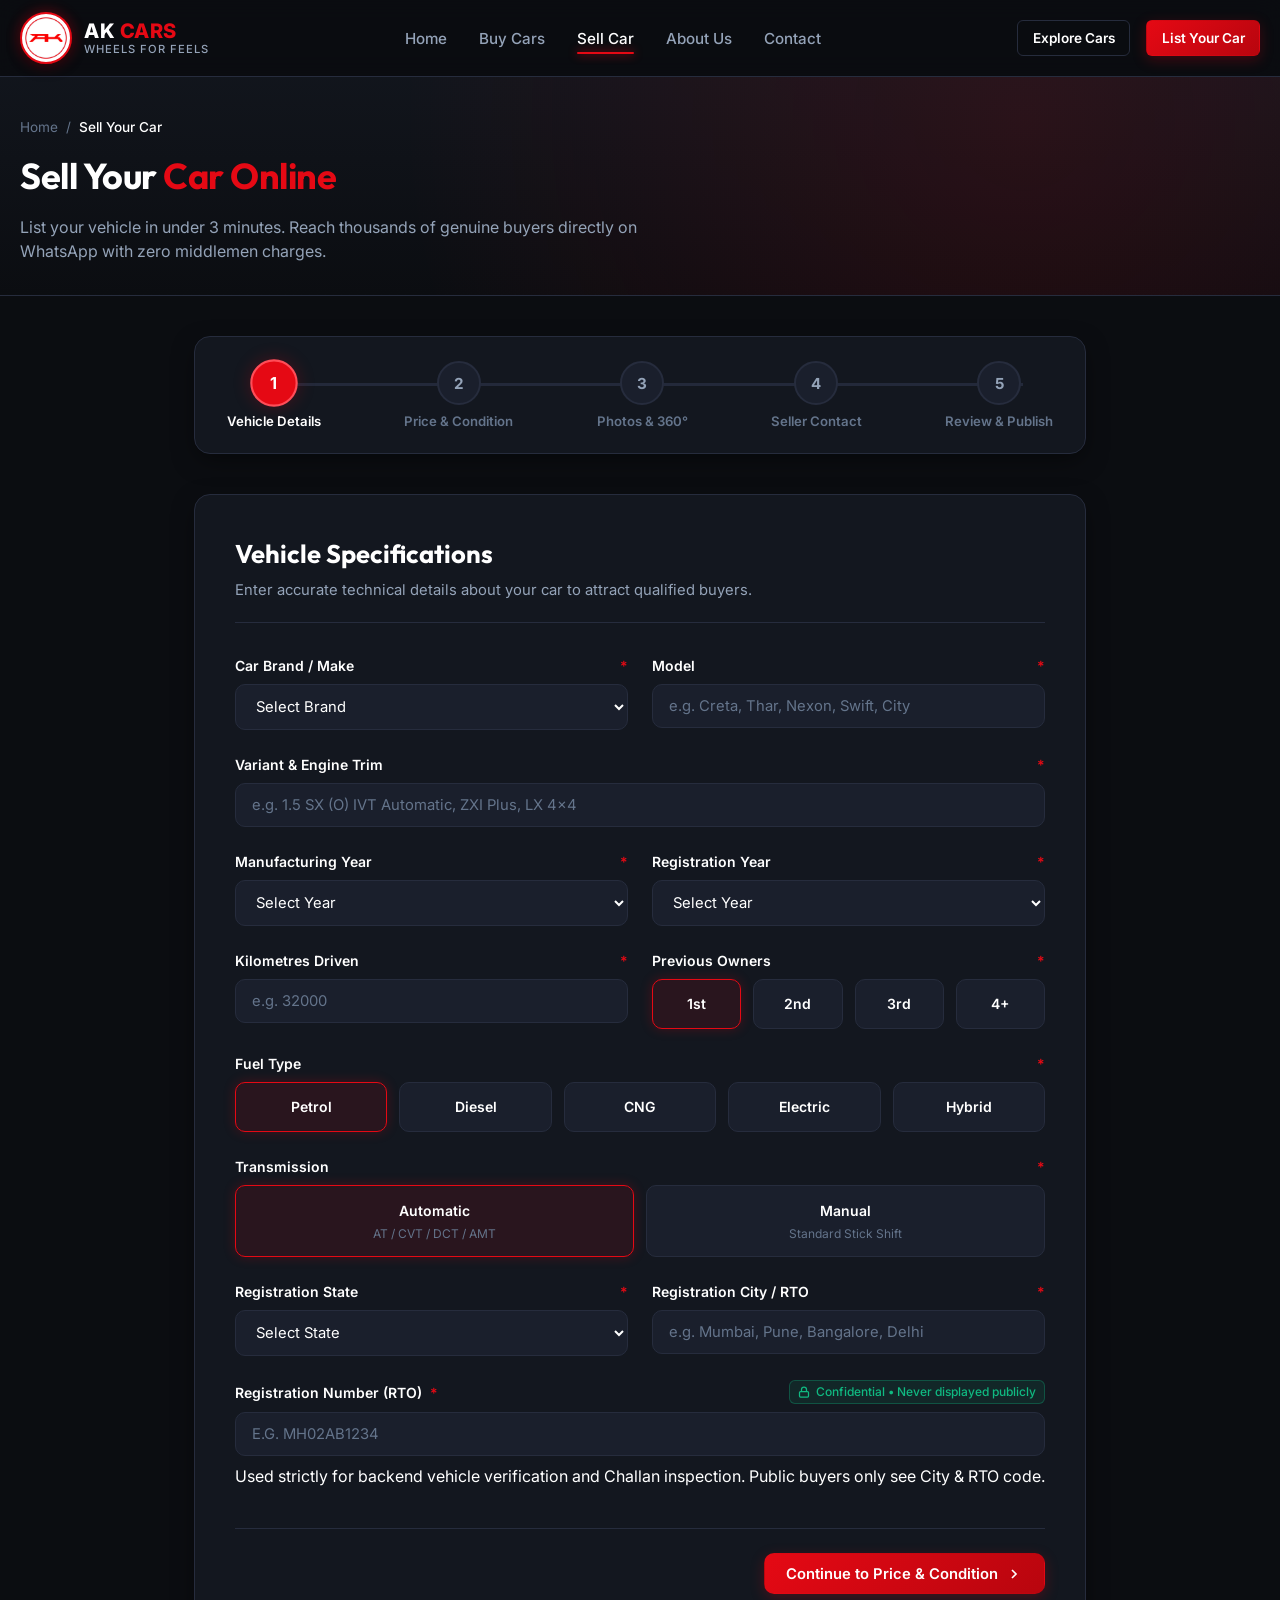
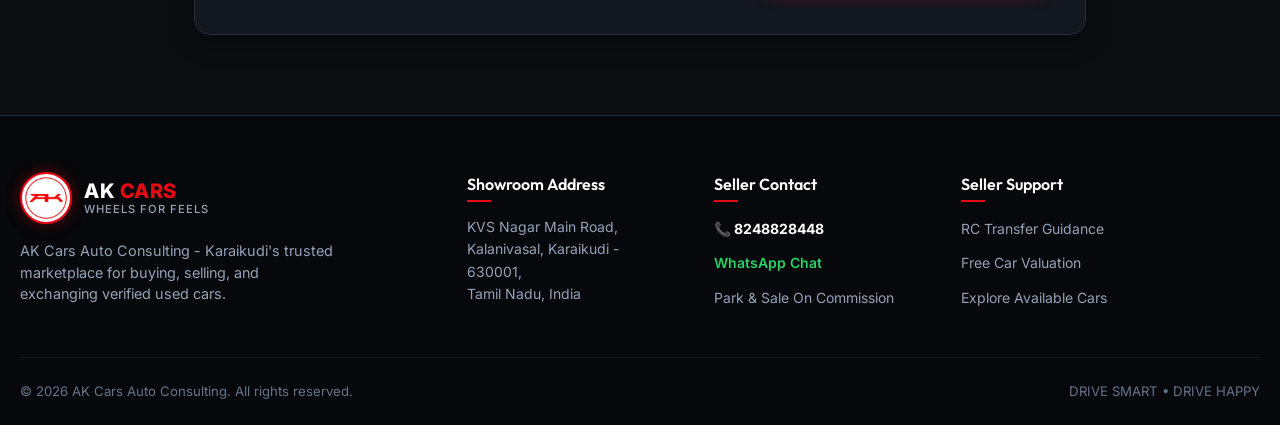
<file: sell-car.html>
<!DOCTYPE html>
<html lang="en">
<head>
  <meta charset="UTF-8">
  <meta name="viewport" content="width=device-width, initial-scale=1.0">
  <title>Sell Your Car | DriveX - Instant Valuation & Direct Buyers</title>
  <meta name="description" content="Sell your used car on DriveX at the highest market price. List with photos, 360 media, and connect directly with verified buyers via WhatsApp.">
  
  <!-- Google Fonts: Inter & Outfit -->
  <link rel="preconnect" href="https://fonts.googleapis.com">
  <link rel="preconnect" href="https://fonts.gstatic.com" crossorigin>
  <link href="https://fonts.googleapis.com/css2?family=Inter:wght@400;500;600;700&family=Outfit:wght@600;700;800&display=swap" rel="stylesheet">

  <!-- Core Theme & Page Specific Stylesheets -->
  <link rel="stylesheet" href="css/styles.css">
  <link rel="stylesheet" href="css/sell-car.css">
</head>
<body>

  <!-- Site Header -->
  <header class="site-header">
    <div class="container navbar">
      <a href="index.html" class="brand-logo" aria-label="AK Cars Home">
        <div class="brand-logo-badge">
          <img src="assets/ak_logo_circle.png" alt="AK CARS" class="brand-logo-img" />
        </div>
        <div class="brand-text-wrap">
          <span class="brand-title">AK <span>CARS</span></span>
          <span class="brand-subtitle">Wheels for Feels</span>
        </div>
      </a>

      <nav aria-label="Main Navigation">
        <ul class="nav-links">
          <li><a href="index.html" class="nav-link">Home</a></li>
          <li><a href="buy-cars.html" class="nav-link">Buy Cars</a></li>
          <li><a href="sell-car.html" class="nav-link active">Sell Car</a></li>
          <li><a href="#about" class="nav-link">About Us</a></li>
          <li><a href="#contact" class="nav-link">Contact</a></li>
        </ul>
      </nav>

      <div class="nav-actions">
        <a href="buy-cars.html" class="btn btn-outline btn-sm">Explore Cars</a>
        <a href="sell-car.html" class="btn btn-primary btn-sm">List Your Car</a>
      </div>
    </div>
  </header>

  <!-- Page Banner -->
  <section class="page-header-banner">
    <div class="container">
      <div class="page-header-content">
        <nav class="breadcrumbs" aria-label="Breadcrumb">
          <a href="index.html">Home</a>
          <span>/</span>
          <span class="current">Sell Your Car</span>
        </nav>
        <h1 class="page-title">Sell Your <span>Car Online</span></h1>
        <p class="page-subtitle">
          List your vehicle in under 3 minutes. Reach thousands of genuine buyers directly on WhatsApp with zero middlemen charges.
        </p>
      </div>
    </div>
  </section>

  <!-- Main Multi-Step Form Container -->
  <main class="sell-car-container">

    <!-- 5-Step Stepper Progress Bar -->
    <div class="stepper-wrapper">
      <div class="stepper-nav">
        <div class="stepper-track">
          <div class="stepper-progress" id="stepperProgress"></div>
        </div>

        <button type="button" class="step-item active" data-step="1">
          <div class="step-circle">1</div>
          <span class="step-label">Vehicle Details</span>
        </button>

        <button type="button" class="step-item" data-step="2">
          <div class="step-circle">2</div>
          <span class="step-label">Price & Condition</span>
        </button>

        <button type="button" class="step-item" data-step="3">
          <div class="step-circle">3</div>
          <span class="step-label">Photos & 360&deg;</span>
        </button>

        <button type="button" class="step-item" data-step="4">
          <div class="step-circle">4</div>
          <span class="step-label">Seller Contact</span>
        </button>

        <button type="button" class="step-item" data-step="5">
          <div class="step-circle">5</div>
          <span class="step-label">Review & Publish</span>
        </button>
      </div>
    </div>

    <!-- ==============================================
         STEP 1: VEHICLE DETAILS
         ============================================== -->
    <div class="form-panel active" id="stepPanel1">
      <div class="panel-header">
        <h2 class="panel-title">Vehicle Specifications</h2>
        <p class="panel-subtitle">Enter accurate technical details about your car to attract qualified buyers.</p>
      </div>

      <div class="form-grid">
        <!-- Brand -->
        <div class="form-group">
          <label class="form-label" for="vehicleBrand">Car Brand / Make <span class="required">*</span></label>
          <select id="vehicleBrand" class="form-select-custom">
            <option value="">Select Brand</option>
            <option value="Hyundai">Hyundai</option>
            <option value="Maruti Suzuki">Maruti Suzuki</option>
            <option value="Tata">Tata</option>
            <option value="Mahindra">Mahindra</option>
            <option value="Honda">Honda</option>
            <option value="Toyota">Toyota</option>
            <option value="Kia">Kia</option>
            <option value="BMW">BMW</option>
            <option value="Mercedes-Benz">Mercedes-Benz</option>
            <option value="Volkswagen">Volkswagen</option>
            <option value="Skoda">Skoda</option>
            <option value="MG">MG</option>
            <option value="Renault">Renault</option>
            <option value="Ford">Ford</option>
          </select>
          <span class="error-message" id="vehicleBrandError">Please select a brand</span>
        </div>

        <!-- Model -->
        <div class="form-group">
          <label class="form-label" for="vehicleModel">Model <span class="required">*</span></label>
          <input type="text" id="vehicleModel" class="form-input" placeholder="e.g. Creta, Thar, Nexon, Swift, City" />
          <span class="error-message" id="vehicleModelError">Model is required</span>
        </div>

        <!-- Variant -->
        <div class="form-group full-width">
          <label class="form-label" for="vehicleVariant">Variant & Engine Trim <span class="required">*</span></label>
          <input type="text" id="vehicleVariant" class="form-input" placeholder="e.g. 1.5 SX (O) IVT Automatic, ZXI Plus, LX 4x4" />
          <span class="error-message" id="vehicleVariantError">Variant is required</span>
        </div>

        <!-- Mfg Year -->
        <div class="form-group">
          <label class="form-label" for="mfgYear">Manufacturing Year <span class="required">*</span></label>
          <select id="mfgYear" class="form-select-custom">
            <option value="">Select Year</option>
            <option value="2024">2024</option>
            <option value="2023">2023</option>
            <option value="2022">2022</option>
            <option value="2021">2021</option>
            <option value="2020">2020</option>
            <option value="2019">2019</option>
            <option value="2018">2018</option>
            <option value="2017">2017</option>
            <option value="2016">2016</option>
            <option value="2015">2015</option>
            <option value="2014">2014</option>
            <option value="2013">2013</option>
            <option value="2012">2012</option>
            <option value="2010">2010 or earlier</option>
          </select>
          <span class="error-message" id="mfgYearError">Select manufacturing year</span>
        </div>

        <!-- Registration Year -->
        <div class="form-group">
          <label class="form-label" for="regYear">Registration Year <span class="required">*</span></label>
          <select id="regYear" class="form-select-custom">
            <option value="">Select Year</option>
            <option value="2024">2024</option>
            <option value="2023">2023</option>
            <option value="2022">2022</option>
            <option value="2021">2021</option>
            <option value="2020">2020</option>
            <option value="2019">2019</option>
            <option value="2018">2018</option>
            <option value="2017">2017</option>
            <option value="2016">2016</option>
            <option value="2015">2015</option>
            <option value="2014">2014</option>
            <option value="2013">2013</option>
            <option value="2012">2012</option>
          </select>
          <span class="error-message" id="regYearError">Select registration year</span>
        </div>

        <!-- Kilometres Driven -->
        <div class="form-group">
          <label class="form-label" for="kmDriven">Kilometres Driven <span class="required">*</span></label>
          <input type="number" id="kmDriven" class="form-input" placeholder="e.g. 32000" min="0" step="500" />
          <span class="error-message" id="kmDrivenError">Enter valid kilometres</span>
        </div>

        <!-- Number of Previous Owners -->
        <div class="form-group">
          <label class="form-label">Previous Owners <span class="required">*</span></label>
          <div class="radio-cards-grid" style="grid-template-columns: repeat(4, 1fr);">
            <div class="radio-card">
              <input type="radio" name="sellOwners" id="owner_1" value="1" checked>
              <label for="owner_1" class="radio-card-content">
                <span class="radio-card-title">1st</span>
              </label>
            </div>
            <div class="radio-card">
              <input type="radio" name="sellOwners" id="owner_2" value="2">
              <label for="owner_2" class="radio-card-content">
                <span class="radio-card-title">2nd</span>
              </label>
            </div>
            <div class="radio-card">
              <input type="radio" name="sellOwners" id="owner_3" value="3">
              <label for="owner_3" class="radio-card-content">
                <span class="radio-card-title">3rd</span>
              </label>
            </div>
            <div class="radio-card">
              <input type="radio" name="sellOwners" id="owner_4" value="4+">
              <label for="owner_4" class="radio-card-content">
                <span class="radio-card-title">4+</span>
              </label>
            </div>
          </div>
        </div>

        <!-- Fuel Type -->
        <div class="form-group full-width">
          <label class="form-label">Fuel Type <span class="required">*</span></label>
          <div class="radio-cards-grid" style="grid-template-columns: repeat(5, 1fr);">
            <div class="radio-card">
              <input type="radio" name="sellFuelType" id="sell_fuel_petrol" value="Petrol" checked>
              <label for="sell_fuel_petrol" class="radio-card-content">
                <span class="radio-card-title">Petrol</span>
              </label>
            </div>
            <div class="radio-card">
              <input type="radio" name="sellFuelType" id="sell_fuel_diesel" value="Diesel">
              <label for="sell_fuel_diesel" class="radio-card-content">
                <span class="radio-card-title">Diesel</span>
              </label>
            </div>
            <div class="radio-card">
              <input type="radio" name="sellFuelType" id="sell_fuel_cng" value="CNG">
              <label for="sell_fuel_cng" class="radio-card-content">
                <span class="radio-card-title">CNG</span>
              </label>
            </div>
            <div class="radio-card">
              <input type="radio" name="sellFuelType" id="sell_fuel_electric" value="Electric">
              <label for="sell_fuel_electric" class="radio-card-content">
                <span class="radio-card-title">Electric</span>
              </label>
            </div>
            <div class="radio-card">
              <input type="radio" name="sellFuelType" id="sell_fuel_hybrid" value="Hybrid">
              <label for="sell_fuel_hybrid" class="radio-card-content">
                <span class="radio-card-title">Hybrid</span>
              </label>
            </div>
          </div>
          <span class="error-message" id="fuelTypeError">Please select a fuel type</span>
        </div>

        <!-- Transmission -->
        <div class="form-group full-width">
          <label class="form-label">Transmission <span class="required">*</span></label>
          <div class="radio-cards-grid" style="grid-template-columns: repeat(2, 1fr);">
            <div class="radio-card">
              <input type="radio" name="sellTransmission" id="sell_trans_auto" value="Automatic" checked>
              <label for="sell_trans_auto" class="radio-card-content">
                <span class="radio-card-title">Automatic</span>
                <span class="radio-card-sub">AT / CVT / DCT / AMT</span>
              </label>
            </div>
            <div class="radio-card">
              <input type="radio" name="sellTransmission" id="sell_trans_manual" value="Manual">
              <label for="sell_trans_manual" class="radio-card-content">
                <span class="radio-card-title">Manual</span>
                <span class="radio-card-sub">Standard Stick Shift</span>
              </label>
            </div>
          </div>
          <span class="error-message" id="transTypeError">Please select a transmission</span>
        </div>

        <!-- Registration State -->
        <div class="form-group">
          <label class="form-label" for="regState">Registration State <span class="required">*</span></label>
          <select id="regState" class="form-select-custom">
            <option value="">Select State</option>
            <option value="Maharashtra">Maharashtra (MH)</option>
            <option value="Delhi NCR">Delhi (DL)</option>
            <option value="Karnataka">Karnataka (KA)</option>
            <option value="Telangana">Telangana (TS)</option>
            <option value="Tamil Nadu">Tamil Nadu (TN)</option>
            <option value="Gujarat">Gujarat (GJ)</option>
            <option value="Haryana">Haryana (HR)</option>
            <option value="Uttar Pradesh">Uttar Pradesh (UP)</option>
            <option value="West Bengal">West Bengal (WB)</option>
            <option value="Rajasthan">Rajasthan (RJ)</option>
          </select>
          <span class="error-message" id="regStateError">State is required</span>
        </div>

        <!-- Registration City -->
        <div class="form-group">
          <label class="form-label" for="regCity">Registration City / RTO <span class="required">*</span></label>
          <input type="text" id="regCity" class="form-input" placeholder="e.g. Mumbai, Pune, Bangalore, Delhi" />
          <span class="error-message" id="regCityError">City is required</span>
        </div>

        <!-- Registration Number (Secure) -->
        <div class="form-group full-width">
          <label class="form-label" for="regNumber">
            <span>Registration Number (RTO) <span class="required">*</span></span>
            <span class="secure-badge">
              <svg width="12" height="12" viewBox="0 0 24 24" fill="none" stroke="currentColor" stroke-width="2.5">
                <rect x="3" y="11" width="18" height="11" rx="2" ry="2"></rect>
                <path d="M7 11V7a5 5 0 0 1 10 0v4"></path>
              </svg>
              Confidential &bull; Never displayed publicly
            </span>
          </label>
          <input type="text" id="regNumber" class="form-input" placeholder="e.g. MH02AB1234" maxlength="12" style="text-transform: uppercase;" />
          <span class="label-hint">Used strictly for backend vehicle verification and Challan inspection. Public buyers only see City & RTO code.</span>
          <span class="error-message" id="regNumberError">Enter valid RTO registration number</span>
        </div>
      </div>

      <div class="form-actions-bar">
        <div></div>
        <button type="button" class="btn btn-primary btn-next-step">
          <span>Continue to Price & Condition</span>
          <svg width="16" height="16" viewBox="0 0 24 24" fill="none" stroke="currentColor" stroke-width="2.5">
            <polyline points="9 18 15 12 9 6"></polyline>
          </svg>
        </button>
      </div>
    </div>

    <!-- ==============================================
         STEP 2: PRICE AND CONDITION
         ============================================== -->
    <div class="form-panel" id="stepPanel2">
      <div class="panel-header">
        <h2 class="panel-title">Pricing & Vehicle Health</h2>
        <p class="panel-subtitle">Set your asking price and disclose honest condition metrics to build trust.</p>
      </div>

      <div class="form-grid">
        <!-- Expected Price -->
        <div class="form-group">
          <label class="form-label" for="sellingPrice">
            <span>Expected Selling Price (INR) <span class="required">*</span></span>
            <span id="priceLakhHint" style="color: var(--primary-red); font-weight: 600;"></span>
          </label>
          <input type="number" id="sellingPrice" class="form-input" placeholder="e.g. 1450000" min="20000" step="5000" />
          <span class="error-message" id="sellingPriceError">Please enter a realistic price</span>
        </div>

        <!-- Negotiable -->
        <div class="form-group">
          <label class="form-label">Is the Price Negotiable?</label>
          <div class="radio-cards-grid" style="grid-template-columns: 1fr 1fr;">
            <div class="radio-card">
              <input type="radio" name="isNegotiable" id="nego_yes" value="yes" checked>
              <label for="nego_yes" class="radio-card-content">
                <span class="radio-card-title">Yes (Open to Offers)</span>
              </label>
            </div>
            <div class="radio-card">
              <input type="radio" name="isNegotiable" id="nego_no" value="no">
              <label for="nego_no" class="radio-card-content">
                <span class="radio-card-title">No (Fixed Price)</span>
              </label>
            </div>
          </div>
        </div>

        <!-- Overall Condition -->
        <div class="form-group full-width">
          <label class="form-label">Overall Vehicle Condition <span class="required">*</span></label>
          <div class="radio-cards-grid" style="grid-template-columns: repeat(4, 1fr);">
            <div class="radio-card">
              <input type="radio" name="overallCondition" id="cond_excellent" value="excellent" checked>
              <label for="cond_excellent" class="radio-card-content">
                <span class="radio-card-title">Excellent</span>
                <span class="radio-card-sub">Like New &bull; Zero flaws</span>
              </label>
            </div>
            <div class="radio-card">
              <input type="radio" name="overallCondition" id="cond_very_good" value="very_good">
              <label for="cond_very_good" class="radio-card-content">
                <span class="radio-card-title">Very Good</span>
                <span class="radio-card-sub">Minor normal wear</span>
              </label>
            </div>
            <div class="radio-card">
              <input type="radio" name="overallCondition" id="cond_good" value="good">
              <label for="cond_good" class="radio-card-content">
                <span class="radio-card-title">Good</span>
                <span class="radio-card-sub">Well maintained</span>
              </label>
            </div>
            <div class="radio-card">
              <input type="radio" name="overallCondition" id="cond_fair" value="fair">
              <label for="cond_fair" class="radio-card-content">
                <span class="radio-card-title">Fair</span>
                <span class="radio-card-sub">Needs cosmetic care</span>
              </label>
            </div>
          </div>
        </div>

        <!-- Engine & Mechanical Condition -->
        <div class="form-group">
          <label class="form-label" for="engineCondition">Engine & Transmission Condition</label>
          <select id="engineCondition" class="form-select-custom">
            <option value="Mint - Smooth & Powerful">Mint - Smooth & Powerful</option>
            <option value="Good - Regularly Tuned">Good - Regularly Tuned</option>
            <option value="Average - Minor Servicing Needed">Average - Minor Servicing Needed</option>
          </select>
        </div>

        <!-- Accident History -->
        <div class="form-group">
          <label class="form-label" for="accidentHistory">Accident or Structural Damage History</label>
          <select id="accidentHistory" class="form-select-custom">
            <option value="clean">Zero Major Accidents (Clean Chassis)</option>
            <option value="minor_cosmetic">Minor Scratch / Bumper Repaint Only</option>
            <option value="insurance_claim">Repaired via Authorized Insurance Claim</option>
          </select>
        </div>

        <!-- Insurance Status -->
        <div class="form-group">
          <label class="form-label" for="insuranceStatus">Insurance Status</label>
          <select id="insuranceStatus" class="form-select-custom">
            <option value="comprehensive">Comprehensive / Zero Dep</option>
            <option value="third_party">Third Party Only</option>
            <option value="expired">Expired</option>
          </select>
        </div>

        <!-- Insurance Expiry Date -->
        <div class="form-group">
          <label class="form-label" for="insuranceExpiry">Insurance Expiry Date</label>
          <input type="date" id="insuranceExpiry" class="form-input" />
          <span class="error-message" id="insuranceExpiryError">Required for active policies</span>
        </div>

        <!-- Service History -->
        <div class="form-group">
          <label class="form-label" for="serviceHistory">Service History Availability</label>
          <select id="serviceHistory" class="form-select-custom">
            <option value="Authorized Dealership Records Available">Full Authorized Dealership Records</option>
            <option value="Partial Invoices Available">Partial Invoices Available</option>
            <option value="Self Serviced / Local Garage">Local Garage Service</option>
            <option value="Not Available">Not Available</option>
          </select>
        </div>

        <!-- Loan Status -->
        <div class="form-group">
          <label class="form-label" for="loanStatus">Active Loan / Hypothecation</label>
          <select id="loanStatus" class="form-select-custom">
            <option value="none">No Active Loan (NOC Clear)</option>
            <option value="loan_active">Active Loan (Bank Hypothecated)</option>
          </select>
        </div>

        <!-- Description -->
        <div class="form-group full-width">
          <label class="form-label" for="carDescription">Additional Description / Modifications</label>
          <textarea id="carDescription" class="form-textarea" rows="4" placeholder="Mention added accessories (e.g. 7D mats, ceramic coating, new Michelin tyres, upgraded touchscreen) and why you are selling."></textarea>
        </div>
      </div>

      <div class="form-actions-bar">
        <button type="button" class="btn btn-prev btn-prev-step">&larr; Back to Details</button>
        <button type="button" class="btn btn-primary btn-next-step">
          <span>Continue to Photos & 360&deg;</span>
          <svg width="16" height="16" viewBox="0 0 24 24" fill="none" stroke="currentColor" stroke-width="2.5">
            <polyline points="9 18 15 12 9 6"></polyline>
          </svg>
        </button>
      </div>
    </div>

    <!-- ==============================================
         STEP 3: CAR PHOTOS & 360-DEGREE MEDIA
         ============================================== -->
    <div class="form-panel" id="stepPanel3">
      <div class="panel-header">
        <h2 class="panel-title">Car Photos & 360&deg; Media</h2>
        <p class="panel-subtitle">Listings with high-resolution photos receive 5x more buyer inquiries.</p>
      </div>

      <!-- Regular Car Photos Dropzone -->
      <div class="upload-dropzone" id="photoDropzone">
        <input type="file" id="carPhotoInput" multiple accept="image/jpeg,image/png,image/webp,image/jpg" style="display: none;" />
        <div class="dropzone-icon">
          <svg width="28" height="28" viewBox="0 0 24 24" fill="none" stroke="currentColor" stroke-width="2">
            <path d="M21 15v4a2 2 0 0 1-2 2H5a2 2 0 0 1-2-2v-4"></path>
            <polyline points="17 8 12 3 7 8"></polyline>
            <line x1="12" y1="3" x2="12" y2="15"></line>
          </svg>
        </div>
        <h3 class="dropzone-title">Click or Drag Car Photos Here</h3>
        <p class="dropzone-subtitle">
          Recommended shots: Front, Rear, Left & Right sides, Dashboard, Odometer, Tyres, and Boot.
        </p>
        <div class="dropzone-tags">
          <span class="dropzone-tag">JPG, PNG, WebP</span>
          <span class="dropzone-tag">Max 10MB per image</span>
          <span class="dropzone-tag">Minimum 2 photos</span>
        </div>
      </div>
      <span class="error-message" id="photoUploadError" style="margin-top: 8px;"></span>

      <!-- Uploaded Photos Gallery Preview with Main Selection & Reordering -->
      <div style="margin-top: 1.5rem; display: flex; align-items: center; justify-content: space-between;">
        <h4 style="font-size: 0.95rem; font-weight: 600; color: var(--text-white);" id="photoCountBadge">0 Photos Uploaded</h4>
        <small style="color: var(--text-dim);">Tip: Click "Make Main" to choose your cover photo.</small>
      </div>

      <div class="uploaded-gallery" id="uploadedPhotosGallery">
        <!-- Rendered dynamically -->
      </div>

      <!-- Dedicated 360-Degree Media Box -->
      <div class="media-360-box">
        <div class="media-360-header">
          <h3 class="media-360-title">
            <span class="badge-360">OPTIONAL</span>
            360-Degree Exterior / Interior Media
          </h3>
          <span style="font-size: 0.8rem; color: var(--text-dim);">Multi-frame exterior spin or 360 panorama</span>
        </div>
        <p class="media-360-desc">
          Upload an exterior rotational frame sequence or equirectangular 360-degree image. Note: Ordinary single-angle car photos will not generate an interactive 360 spin.
        </p>

        <div class="upload-dropzone" id="dropzone360" style="padding: 1.5rem; background: rgba(0,0,0,0.25);">
          <input type="file" id="media360Input" multiple accept="image/*" style="display: none;" />
          <svg width="24" height="24" viewBox="0 0 24 24" fill="none" stroke="currentColor" stroke-width="2" style="color: var(--primary-red); margin-bottom: 6px;">
            <circle cx="12" cy="12" r="10"></circle>
            <path d="M12 2a14.5 14.5 0 0 0 0 20 14.5 14.5 0 0 0 0-20"></path>
            <path d="M2 12h20"></path>
          </svg>
          <div style="font-size: 0.875rem; font-weight: 600; color: var(--text-white);">Upload 360&deg; Media Files</div>
          <small style="color: var(--text-dim);">Files will be pre-configured for the DriveX 360 Interactive Viewer</small>
        </div>

        <div id="gallery360Preview"></div>
      </div>

      <div class="form-actions-bar">
        <button type="button" class="btn btn-prev btn-prev-step">&larr; Back to Pricing</button>
        <button type="button" class="btn btn-primary btn-next-step">
          <span>Continue to Seller Contact</span>
          <svg width="16" height="16" viewBox="0 0 24 24" fill="none" stroke="currentColor" stroke-width="2.5">
            <polyline points="9 18 15 12 9 6"></polyline>
          </svg>
        </button>
      </div>
    </div>

    <!-- ==============================================
         STEP 4: SELLER INFORMATION
         ============================================== -->
    <div class="form-panel" id="stepPanel4">
      <div class="panel-header">
        <h2 class="panel-title">Seller Contact Information</h2>
        <p class="panel-subtitle">Qualified buyers will message you directly on WhatsApp regarding this car.</p>
      </div>

      <div class="form-grid">
        <!-- Full Name -->
        <div class="form-group">
          <label class="form-label" for="sellerName">Full Name <span class="required">*</span></label>
          <input type="text" id="sellerName" class="form-input" placeholder="e.g. Rahul Sharma" />
          <span class="error-message" id="sellerNameError">Please enter your name</span>
        </div>

        <!-- WhatsApp Phone -->
        <div class="form-group">
          <label class="form-label" for="whatsappNumber">
            <span>WhatsApp Number <span class="required">*</span></span>
            <span class="secure-badge" style="color: #25D366; border-color: rgba(37, 211, 102, 0.3); background: rgba(37, 211, 102, 0.1);">
              Direct WhatsApp Inquiries
            </span>
          </label>
          <div style="display: flex; gap: 8px;">
            <input type="text" value="+91 (India)" readonly class="form-input" style="width: 110px; text-align: center; color: var(--text-muted); cursor: not-allowed;" />
            <input type="tel" id="whatsappNumber" class="form-input" placeholder="9876543210" maxlength="10" />
          </div>
          <span class="error-message" id="whatsappNumberError">Valid 10-digit number required</span>
        </div>

        <!-- Email -->
        <div class="form-group">
          <label class="form-label" for="sellerEmail">Email Address <span class="label-hint">(Optional)</span></label>
          <input type="email" id="sellerEmail" class="form-input" placeholder="rahul@example.com" />
          <span class="error-message" id="sellerEmailError">Enter valid email address</span>
        </div>

        <!-- Preferred Contact Time -->
        <div class="form-group">
          <label class="form-label" for="preferredContactTime">Preferred Contact Hours</label>
          <select id="preferredContactTime" class="form-select-custom">
            <option value="Anytime (9:00 AM - 9:00 PM)">Anytime (9:00 AM - 9:00 PM)</option>
            <option value="Morning Only (9:00 AM - 12:00 PM)">Morning Only (9:00 AM - 12:00 PM)</option>
            <option value="Afternoon Only (12:00 PM - 5:00 PM)">Afternoon Only (12:00 PM - 5:00 PM)</option>
            <option value="Evening Only (5:00 PM - 9:00 PM)">Evening Only (5:00 PM - 9:00 PM)</option>
            <option value="WhatsApp Messages Only">WhatsApp Chat Only (No Calls)</option>
          </select>
        </div>

        <!-- Ownership Authorization Checkbox -->
        <div class="form-group full-width" style="margin-top: 1rem;">
          <label class="checkbox-label" style="align-items: flex-start; padding: 10px; border: 1px solid var(--border-color); border-radius: var(--radius-md);">
            <input type="checkbox" id="authCheck" style="margin-top: 3px;" />
            <span style="font-size: 0.85rem; line-height: 1.5; color: var(--text-white);">
              I confirm that I am the legal owner of this vehicle or have obtained explicit authorization from the registered owner to list this car for sale on DriveX.
            </span>
          </label>
          <span class="error-message" id="authCheckError">You must confirm authorization before proceeding</span>
        </div>
      </div>

      <div class="form-actions-bar">
        <button type="button" class="btn btn-prev btn-prev-step">&larr; Back to Photos</button>
        <button type="button" class="btn btn-primary btn-next-step">
          <span>Review Listing Summary</span>
          <svg width="16" height="16" viewBox="0 0 24 24" fill="none" stroke="currentColor" stroke-width="2.5">
            <polyline points="9 18 15 12 9 6"></polyline>
          </svg>
        </button>
      </div>
    </div>

    <!-- ==============================================
         STEP 5: PREVIEW AND FINAL SUBMISSION
         ============================================== -->
    <div class="form-panel" id="stepPanel5">
      <div class="panel-header">
        <h2 class="panel-title">Review & Publish Listing</h2>
        <p class="panel-subtitle">Verify that all entered car specifications and contact information are accurate before publishing.</p>
      </div>

      <!-- Review Card -->
      <div class="review-summary-card">
        
        <!-- Header / Main Photo & Price Row -->
        <div style="display: grid; grid-template-columns: 240px 1fr; gap: 1.5rem; margin-bottom: 2rem; align-items: center;">
          <div id="reviewMainPhoto" style="height: 160px; border-radius: var(--radius-md); overflow: hidden; position: relative; background: #000; border: 1px solid var(--border-color);">
            <!-- Injected dynamically -->
          </div>
          <div>
            <div style="font-size: 0.85rem; color: var(--primary-red); font-weight: 700; text-transform: uppercase;" id="revNegotiable"></div>
            <h3 style="font-family: var(--font-heading); font-size: 1.75rem; color: var(--text-white); margin: 4px 0;" id="revTitle"></h3>
            <p style="color: var(--text-muted); font-size: 0.95rem; margin-bottom: 0.75rem;" id="revVariant"></p>
            <div style="display: flex; align-items: baseline; gap: 8px;">
              <span class="summary-price-highlight" id="revPrice"></span>
              <span style="color: var(--text-dim); font-size: 0.9rem;" id="revLakhs"></span>
            </div>
          </div>
        </div>

        <!-- Section 1: Specs Summary -->
        <div class="review-section-block">
          <div class="review-block-header">
            <h4 class="review-block-title">Key Vehicle Specifications</h4>
            <button type="button" class="btn-edit-step" onclick="jumpToStep(1)">Edit Specs</button>
          </div>
          <div class="summary-details-grid">
            <div class="summary-data-item">
              <span class="summary-label">Kilometres</span>
              <span class="summary-value" id="revKm"></span>
            </div>
            <div class="summary-data-item">
              <span class="summary-label">Fuel Type</span>
              <span class="summary-value" id="revFuel"></span>
            </div>
            <div class="summary-data-item">
              <span class="summary-label">Transmission</span>
              <span class="summary-value" id="revTrans"></span>
            </div>
            <div class="summary-data-item">
              <span class="summary-label">Ownership</span>
              <span class="summary-value" id="revOwners"></span>
            </div>
            <div class="summary-data-item">
              <span class="summary-label">Location / City</span>
              <span class="summary-value" id="revLocation"></span>
            </div>
            <div class="summary-data-item">
              <span class="summary-label">Registration No.</span>
              <span class="summary-value" id="revRegNumber" style="font-family: monospace; letter-spacing: 1px;"></span>
            </div>
          </div>
        </div>

        <!-- Section 2: Health & History -->
        <div class="review-section-block">
          <div class="review-block-header">
            <h4 class="review-block-title">Condition & Service Record</h4>
            <button type="button" class="btn-edit-step" onclick="jumpToStep(2)">Edit Condition</button>
          </div>
          <div class="summary-details-grid">
            <div class="summary-data-item">
              <span class="summary-label">Overall Condition</span>
              <span class="summary-value" id="revCondition"></span>
            </div>
            <div class="summary-data-item">
              <span class="summary-label">Engine Condition</span>
              <span class="summary-value" id="revEngine"></span>
            </div>
            <div class="summary-data-item">
              <span class="summary-label">Accident History</span>
              <span class="summary-value" id="revAccident"></span>
            </div>
            <div class="summary-data-item">
              <span class="summary-label">Insurance</span>
              <span class="summary-value" id="revInsurance"></span>
            </div>
            <div class="summary-data-item">
              <span class="summary-label">Service History</span>
              <span class="summary-value" id="revService"></span>
            </div>
            <div class="summary-data-item">
              <span class="summary-label">Bank Hypothecation</span>
              <span class="summary-value" id="revLoan"></span>
            </div>
          </div>
        </div>

        <!-- Section 3: Photos & Media -->
        <div class="review-section-block">
          <div class="review-block-header">
            <h4 class="review-block-title">Media Uploaded</h4>
            <button type="button" class="btn-edit-step" onclick="jumpToStep(3)">Edit Photos</button>
          </div>
          <div style="display: flex; gap: 1rem; align-items: center;">
            <div style="background: var(--bg-card); padding: 8px 16px; border-radius: var(--radius-sm); border: 1px solid var(--border-color);">
              <span class="summary-label">Standard Photos:</span>
              <strong style="color: var(--text-white); margin-left: 6px;" id="revPhotoCount"></strong>
            </div>
            <div style="background: var(--bg-card); padding: 8px 16px; border-radius: var(--radius-sm); border: 1px solid var(--border-color);">
              <span class="summary-label">360&deg; Media:</span>
              <strong style="color: var(--text-white); margin-left: 6px;" id="rev360Count"></strong>
            </div>
          </div>
        </div>

        <!-- Section 4: Seller Info -->
        <div class="review-section-block">
          <div class="review-block-header">
            <h4 class="review-block-title">Seller Information</h4>
            <button type="button" class="btn-edit-step" onclick="jumpToStep(4)">Edit Contact</button>
          </div>
          <div class="summary-details-grid">
            <div class="summary-data-item">
              <span class="summary-label">Seller Name</span>
              <span class="summary-value" id="revSellerName"></span>
            </div>
            <div class="summary-data-item">
              <span class="summary-label">WhatsApp Contact</span>
              <span class="summary-value" id="revSellerPhone" style="color: #25D366;"></span>
            </div>
            <div class="summary-data-item">
              <span class="summary-label">Preferred Calling Hours</span>
              <span class="summary-value" id="revSellerTime"></span>
            </div>
          </div>
        </div>

      </div>

      <!-- Final Consent Checkbox -->
      <div style="margin-bottom: 1.5rem;">
        <label class="checkbox-label" style="align-items: flex-start;">
          <input type="checkbox" id="finalConsentCheck" style="margin-top: 3px;" />
          <span style="font-size: 0.875rem; color: var(--text-white);">
            I hereby certify that all information, photographs, and vehicle documentation provided are true and accurate to the best of my knowledge.
          </span>
        </label>
        <span class="error-message" id="finalConsentError">Please check the confirmation box to publish</span>
      </div>

      <!-- Actions -->
      <div class="form-actions-bar">
        <button type="button" class="btn btn-prev btn-prev-step">&larr; Back to Contact</button>
        <button type="button" class="btn btn-primary" id="btnPublishListing" onclick="submitCarListing()" style="padding: 0.85rem 2.2rem; font-size: 1.05rem;">
          <svg width="18" height="18" viewBox="0 0 24 24" fill="none" stroke="currentColor" stroke-width="2.5">
            <polygon points="13 2 3 14 12 14 11 22 21 10 12 10 13 2"></polygon>
          </svg>
          Publish Car Listing
        </button>
      </div>
    </div>

    <!-- ==============================================
         SUCCESS PANEL (Shown after publishing)
         ============================================== -->
    <div id="publishSuccessPanel" style="display: none;">
      <div class="form-panel" style="display: block;">
        <div class="publish-success-card">
          <div class="success-icon-wrap">
            <svg width="40" height="40" viewBox="0 0 24 24" fill="none" stroke="currentColor" stroke-width="3">
              <polyline points="20 6 9 17 4 12"></polyline>
            </svg>
          </div>

          <h2 style="font-family: var(--font-heading); font-size: 2rem; color: var(--text-white); margin-bottom: 0.5rem;">
            Listing Published Successfully!
          </h2>
          <p style="color: var(--text-muted); font-size: 1rem; max-width: 520px; margin: 0 auto 1rem;">
            Your vehicle has been submitted. Reference ID: <strong id="successListingRef" style="color: var(--primary-red); font-family: monospace;"></strong>
          </p>

          <!-- Demo Limitations Identification (as required by prompt) -->
          <div class="demo-notice-box">
            <strong style="color: var(--text-white); display: block; margin-bottom: 4px;">Step 4 Frontend Demo Notice:</strong>
            This listing has been saved to your local browser storage (<code>localStorage</code>). Live database storage, authentication, and cloud media upload will be wired in future development steps.
          </div>

          <div style="display: flex; justify-content: center; gap: 1rem; flex-wrap: wrap;">
            <a href="buy-cars.html" class="btn btn-primary">
              <svg width="18" height="18" viewBox="0 0 24 24" fill="none" stroke="currentColor" stroke-width="2">
                <circle cx="11" cy="11" r="8"></circle>
                <line x1="21" y1="21" x2="16.65" y2="16.65"></line>
              </svg>
              Explore Used Cars
            </a>
            <button type="button" class="btn btn-outline" onclick="location.reload()">
              Post Another Car
            </button>
          </div>
        </div>
      </div>
    </div>

  </main>

  <!-- Site Footer -->
  <footer class="site-footer">
    <div class="container">
      <div class="footer-grid">
        <div class="footer-brand">
          <a href="index.html" class="brand-logo" style="margin-bottom: 0.75rem;">
            <div class="brand-logo-badge">
              <img src="assets/ak_logo_circle.png" alt="AK CARS" class="brand-logo-img" />
            </div>
            <div class="brand-text-wrap">
              <span class="brand-title">AK <span>CARS</span></span>
              <span class="brand-subtitle">Wheels for Feels</span>
            </div>
          </a>
          <p>
            AK Cars Auto Consulting - Karaikudi's trusted marketplace for buying, selling, and exchanging verified used cars.
          </p>
        </div>

        <div>
          <h4 class="footer-title">Showroom Address</h4>
          <p style="color: var(--text-muted); font-size: 0.875rem; line-height: 1.6;">
            KVS Nagar Main Road,<br />
            Kalanivasal, Karaikudi - 630001,<br />
            Tamil Nadu, India
          </p>
        </div>

        <div>
          <h4 class="footer-title">Seller Contact</h4>
          <ul class="footer-links">
            <li><a href="tel:8248828448" style="color: white; font-weight: 700;">&#x1F4DE; 8248828448</a></li>
            <li><a href="https://wa.me/918248828448" target="_blank" style="color: #25D366; font-weight: 600;">WhatsApp Chat</a></li>
            <li><a href="#valuation">Park &amp; Sale On Commission</a></li>
          </ul>
        </div>

        <div>
          <h4 class="footer-title">Seller Support</h4>
          <ul class="footer-links">
            <li><a href="#rto-transfer">RC Transfer Guidance</a></li>
            <li><a href="#valuation">Free Car Valuation</a></li>
            <li><a href="buy-cars.html">Explore Available Cars</a></li>
          </ul>
        </div>
      </div>

      <div class="footer-bottom">
        <span>&copy; 2026 AK Cars Auto Consulting. All rights reserved.</span>
        <span>DRIVE SMART &bull; DRIVE HAPPY</span>
      </div>
    </div>
  </footer>

  <script src="js/api.js"></script>
  <script src="js/sell-car.js"></script>
</body>
</html>
</file>
<file: css/styles.css>
:root {
  /* DriveX Theme: Red, Black, White */
  --primary-red: #e50914;
  --primary-red-hover: #ff1e27;
  --primary-red-dark: #b8050e;
  --primary-red-glow: rgba(229, 9, 20, 0.25);

  --bg-black: #0b0d11;
  --bg-card: #13171f;
  --bg-card-hover: #191e28;
  --bg-surface: #1a1f2c;
  --bg-surface-light: #23293a;

  --border-color: #262c3d;
  --border-focus: #e50914;

  --text-white: #ffffff;
  --text-muted: #94a3b8;
  --text-dim: #64748b;

  --accent-gold: #f59e0b;
  --accent-green: #10b981;

  --font-main: 'Inter', -apple-system, BlinkMacSystemFont, 'Segoe UI', Roboto, sans-serif;
  --font-heading: 'Outfit', sans-serif;

  --radius-sm: 6px;
  --radius-md: 10px;
  --radius-lg: 16px;
  --radius-full: 9999px;

  --shadow-card: 0 8px 24px -4px rgba(0, 0, 0, 0.5);
  --shadow-glow: 0 0 20px rgba(229, 9, 20, 0.35);
  --transition-fast: 0.2s ease;
  --transition-normal: 0.3s ease;
}

/* Reset & Base */
*, *::before, *::after {
  box-sizing: border-box;
  margin: 0;
  padding: 0;
}

body {
  font-family: var(--font-main);
  background-color: var(--bg-black);
  color: var(--text-white);
  line-height: 1.5;
  min-height: 100vh;
  display: flex;
  flex-direction: column;
  overflow-x: hidden;
}

a {
  color: inherit;
  text-decoration: none;
  transition: color var(--transition-fast);
}

button, input, select {
  font-family: inherit;
}

img {
  max-width: 100%;
  display: block;
}

/* Container */
.container {
  width: 100%;
  max-width: 1320px;
  margin: 0 auto;
  padding: 0 1.25rem;
}

/* Header & Navbar */
.site-header {
  position: sticky;
  top: 0;
  z-index: 100;
  background: rgba(11, 13, 17, 0.92);
  backdrop-filter: blur(12px);
  -webkit-backdrop-filter: blur(12px);
  border-bottom: 1px solid var(--border-color);
  transition: all var(--transition-normal);
}

.navbar {
  display: flex;
  align-items: center;
  justify-content: space-between;
  height: 76px;
}

.brand-logo {
  display: flex;
  align-items: center;
  text-decoration: none;
}

.brand-logo-badge {
  background: #ffffff;
  width: 52px;
  height: 52px;
  border-radius: 50%;
  padding: 2px;
  display: flex;
  align-items: center;
  justify-content: center;
  box-shadow: 0 4px 14px rgba(0, 0, 0, 0.4), 0 0 14px rgba(229, 9, 20, 0.45);
  transition: transform var(--transition-fast), box-shadow var(--transition-fast);
  overflow: hidden;
  flex-shrink: 0;
  border: 2px solid var(--primary-red);
}

.brand-logo:hover .brand-logo-badge {
  transform: scale(1.08);
  box-shadow: 0 6px 22px rgba(229, 9, 20, 0.65);
}

.brand-logo-img {
  width: 100%;
  height: 100%;
  border-radius: 50%;
  object-fit: contain;
  display: block;
}

.brand-text-wrap {
  display: flex;
  flex-direction: column;
  margin-left: 12px;
  line-height: 1.15;
}

.brand-title {
  font-size: 1.25rem;
  font-weight: 800;
  letter-spacing: 0.5px;
  color: var(--text-white);
  text-transform: uppercase;
}

.brand-title span {
  color: var(--primary-red);
}

.brand-subtitle {
  font-size: 0.7rem;
  color: var(--text-muted);
  letter-spacing: 1px;
  text-transform: uppercase;
  font-weight: 500;
}

.consulting-tag {
  background: rgba(229, 9, 20, 0.12);
  border: 1px solid var(--primary-red);
  color: var(--text-white);
  font-size: 0.725rem;
  font-weight: 700;
  padding: 3px 8px;
  border-radius: var(--radius-sm);
  letter-spacing: 0.5px;
  text-transform: uppercase;
}

.nav-links {
  display: flex;
  align-items: center;
  list-style: none;
  gap: 2rem;
}

.nav-link {
  font-size: 0.95rem;
  font-weight: 500;
  color: var(--text-muted);
  position: relative;
  padding: 6px 0;
}

.nav-link:hover, .nav-link.active {
  color: var(--text-white);
}

.nav-link.active::after {
  content: '';
  position: absolute;
  bottom: 0;
  left: 0;
  width: 100%;
  height: 2px;
  background: var(--primary-red);
  border-radius: var(--radius-full);
  box-shadow: 0 0 10px var(--primary-red);
}

.nav-actions {
  display: flex;
  align-items: center;
  gap: 1rem;
}

.btn {
  display: inline-flex;
  align-items: center;
  justify-content: center;
  gap: 8px;
  font-weight: 600;
  font-size: 0.925rem;
  padding: 0.65rem 1.35rem;
  border-radius: var(--radius-md);
  cursor: pointer;
  border: 1px solid transparent;
  transition: all var(--transition-fast);
  white-space: nowrap;
}

.btn-primary {
  background: linear-gradient(135deg, var(--primary-red) 0%, var(--primary-red-dark) 100%);
  color: var(--text-white);
  box-shadow: 0 4px 14px var(--primary-red-glow);
}

.btn-primary:hover {
  background: var(--primary-red-hover);
  box-shadow: 0 6px 20px rgba(229, 9, 20, 0.45);
  transform: translateY(-1px);
}

.btn-outline {
  background: transparent;
  border-color: var(--border-color);
  color: var(--text-white);
}

.btn-outline:hover {
  border-color: var(--text-white);
  background: rgba(255, 255, 255, 0.05);
}

.btn-sm {
  padding: 0.45rem 0.9rem;
  font-size: 0.85rem;
  border-radius: var(--radius-sm);
}

.btn-icon {
  padding: 0.55rem;
  border-radius: var(--radius-md);
  background: var(--bg-surface);
  border: 1px solid var(--border-color);
  color: var(--text-white);
  cursor: pointer;
}

.btn-icon:hover {
  background: var(--bg-surface-light);
  border-color: var(--primary-red);
}

.mobile-toggle {
  display: none;
}

/* Page Header Banner */
.page-header-banner {
  background: radial-gradient(circle at 80% 20%, rgba(229, 9, 20, 0.12) 0%, transparent 60%),
              linear-gradient(180deg, rgba(19, 23, 31, 0.8) 0%, var(--bg-black) 100%);
  border-bottom: 1px solid var(--border-color);
  padding: 2.5rem 0 2rem;
}

.page-header-content {
  display: flex;
  flex-direction: column;
  gap: 0.75rem;
}

.breadcrumbs {
  display: flex;
  align-items: center;
  gap: 8px;
  font-size: 0.85rem;
  color: var(--text-dim);
}

.breadcrumbs a:hover {
  color: var(--primary-red);
}

.breadcrumbs span.current {
  color: var(--text-white);
  font-weight: 500;
}

.page-title {
  font-family: var(--font-heading);
  font-size: 2.25rem;
  font-weight: 700;
  letter-spacing: -0.5px;
  color: var(--text-white);
}

.page-title span {
  color: var(--primary-red);
}

.page-subtitle {
  color: var(--text-muted);
  font-size: 1rem;
  max-width: 650px;
}

/* Search Bar Section */
.search-bar-wrapper {
  margin-top: 1.5rem;
  background: var(--bg-card);
  border: 1px solid var(--border-color);
  border-radius: var(--radius-lg);
  padding: 0.5rem;
  display: flex;
  align-items: center;
  gap: 0.75rem;
  box-shadow: 0 8px 30px rgba(0, 0, 0, 0.35);
  transition: border-color var(--transition-fast), box-shadow var(--transition-fast);
}

.search-bar-wrapper:focus-within {
  border-color: var(--primary-red);
  box-shadow: 0 0 0 3px var(--primary-red-glow);
}

.search-icon-wrap {
  display: flex;
  align-items: center;
  justify-content: center;
  color: var(--text-muted);
  padding-left: 0.75rem;
}

.search-input {
  flex: 1;
  background: transparent;
  border: none;
  color: var(--text-white);
  font-size: 1rem;
  padding: 0.5rem 0;
  outline: none;
}

.search-input::placeholder {
  color: var(--text-dim);
}

.quick-tags {
  display: flex;
  flex-wrap: wrap;
  align-items: center;
  gap: 0.5rem;
  margin-top: 1rem;
}

.quick-tag-label {
  font-size: 0.825rem;
  color: var(--text-dim);
  font-weight: 500;
}

.quick-tag-btn {
  background: rgba(255, 255, 255, 0.04);
  border: 1px solid var(--border-color);
  color: var(--text-muted);
  padding: 4px 12px;
  border-radius: var(--radius-full);
  font-size: 0.8rem;
  cursor: pointer;
  transition: all var(--transition-fast);
}

.quick-tag-btn:hover, .quick-tag-btn.active {
  background: rgba(229, 9, 20, 0.15);
  border-color: var(--primary-red);
  color: var(--text-white);
}

/* Marketplace Layout (Sidebar + Grid) */
.marketplace-layout {
  padding: 2.5rem 0 5rem;
  display: grid;
  grid-template-columns: 290px 1fr;
  gap: 2rem;
  align-items: start;
}

/* Filter Sidebar Desktop */
.filter-sidebar {
  background: var(--bg-card);
  border: 1px solid var(--border-color);
  border-radius: var(--radius-lg);
  padding: 1.5rem;
  position: sticky;
  top: 96px;
  max-height: calc(100vh - 120px);
  overflow-y: auto;
  box-shadow: var(--shadow-card);
}

/* Custom Scrollbar for Sidebar */
.filter-sidebar::-webkit-scrollbar {
  width: 5px;
}
.filter-sidebar::-webkit-scrollbar-track {
  background: transparent;
}
.filter-sidebar::-webkit-scrollbar-thumb {
  background: var(--border-color);
  border-radius: var(--radius-full);
}
.filter-sidebar::-webkit-scrollbar-thumb:hover {
  background: var(--text-dim);
}

.sidebar-header {
  display: flex;
  align-items: center;
  justify-content: space-between;
  padding-bottom: 1.25rem;
  border-bottom: 1px solid var(--border-color);
  margin-bottom: 1.25rem;
}

.sidebar-title {
  display: flex;
  align-items: center;
  gap: 8px;
  font-family: var(--font-heading);
  font-size: 1.15rem;
  font-weight: 700;
  color: var(--text-white);
}

.btn-reset-filters {
  background: transparent;
  border: none;
  color: var(--primary-red);
  font-size: 0.85rem;
  font-weight: 600;
  cursor: pointer;
  transition: color var(--transition-fast);
}

.btn-reset-filters:hover {
  color: var(--primary-red-hover);
  text-decoration: underline;
}

.filter-group {
  margin-bottom: 1.5rem;
  padding-bottom: 1.5rem;
  border-bottom: 1px solid rgba(255, 255, 255, 0.06);
}

.filter-group:last-child {
  margin-bottom: 0;
  padding-bottom: 0;
  border-bottom: none;
}

.filter-group-title {
  font-size: 0.9rem;
  font-weight: 600;
  color: var(--text-white);
  margin-bottom: 0.85rem;
  display: flex;
  align-items: center;
  justify-content: space-between;
}

.filter-options-list {
  display: flex;
  flex-direction: column;
  gap: 0.5rem;
  max-height: 180px;
  overflow-y: auto;
  padding-right: 4px;
}

.filter-options-list::-webkit-scrollbar {
  width: 4px;
}
.filter-options-list::-webkit-scrollbar-thumb {
  background: var(--border-color);
  border-radius: var(--radius-full);
}

.checkbox-label {
  display: flex;
  align-items: center;
  justify-content: space-between;
  font-size: 0.875rem;
  color: var(--text-muted);
  cursor: pointer;
  padding: 4px 6px;
  border-radius: var(--radius-sm);
  transition: background var(--transition-fast), color var(--transition-fast);
}

.checkbox-label:hover {
  background: rgba(255, 255, 255, 0.03);
  color: var(--text-white);
}

.checkbox-label input[type="checkbox"] {
  appearance: none;
  -webkit-appearance: none;
  width: 17px;
  height: 17px;
  border: 1.5px solid var(--border-color);
  border-radius: 4px;
  background: var(--bg-surface);
  cursor: pointer;
  position: relative;
  display: grid;
  place-content: center;
  transition: all var(--transition-fast);
  margin-right: 10px;
}

.checkbox-label input[type="checkbox"]:checked {
  background: var(--primary-red);
  border-color: var(--primary-red);
}

.checkbox-label input[type="checkbox"]:checked::after {
  content: '';
  width: 5px;
  height: 9px;
  border: solid white;
  border-width: 0 2px 2px 0;
  transform: rotate(45deg);
  margin-bottom: 2px;
}

.checkbox-inner {
  display: flex;
  align-items: center;
  flex: 1;
}

.badge-count {
  font-size: 0.75rem;
  color: var(--text-dim);
  background: var(--bg-surface);
  padding: 2px 8px;
  border-radius: var(--radius-full);
}

/* Select Dropdown in Filters */
.filter-select {
  width: 100%;
  background: var(--bg-surface);
  border: 1px solid var(--border-color);
  color: var(--text-white);
  padding: 0.6rem 0.85rem;
  border-radius: var(--radius-md);
  font-size: 0.875rem;
  outline: none;
  cursor: pointer;
  transition: border-color var(--transition-fast);
}

.filter-select:focus {
  border-color: var(--primary-red);
}

.filter-select option {
  background: var(--bg-card);
  color: var(--text-white);
}

/* Range Inputs */
.range-row {
  display: grid;
  grid-template-columns: 1fr 1fr;
  gap: 0.5rem;
}

/* Pills / Chip Filters */
.pill-group {
  display: flex;
  flex-wrap: wrap;
  gap: 0.4rem;
}

.pill-option {
  position: relative;
}

.pill-option input[type="checkbox"],
.pill-option input[type="radio"] {
  position: absolute;
  opacity: 0;
  pointer-events: none;
}

.pill-option label {
  display: inline-block;
  padding: 5px 12px;
  font-size: 0.8rem;
  font-weight: 500;
  color: var(--text-muted);
  background: var(--bg-surface);
  border: 1px solid var(--border-color);
  border-radius: var(--radius-full);
  cursor: pointer;
  transition: all var(--transition-fast);
}

.pill-option input:checked + label {
  background: var(--primary-red);
  color: var(--text-white);
  border-color: var(--primary-red);
  box-shadow: 0 2px 8px var(--primary-red-glow);
}

.pill-option label:hover {
  border-color: rgba(229, 9, 20, 0.5);
  color: var(--text-white);
}

/* Mobile Filter Drawer Overlay */
.mobile-filter-drawer {
  display: none;
}

/* Listings Area */
.listings-area {
  display: flex;
  flex-direction: column;
  gap: 1.5rem;
}

/* Top Action Bar (Count, Active Filters, Sorting) */
.listings-topbar {
  display: flex;
  align-items: center;
  justify-content: space-between;
  flex-wrap: wrap;
  gap: 1rem;
  background: var(--bg-card);
  border: 1px solid var(--border-color);
  border-radius: var(--radius-lg);
  padding: 0.9rem 1.25rem;
}

.results-info {
  display: flex;
  align-items: center;
  gap: 0.75rem;
}

.results-count {
  font-size: 0.95rem;
  font-weight: 600;
  color: var(--text-white);
}

.results-count span {
  color: var(--primary-red);
}

.topbar-actions {
  display: flex;
  align-items: center;
  gap: 0.75rem;
}

.sort-wrapper {
  display: flex;
  align-items: center;
  gap: 0.5rem;
  font-size: 0.875rem;
  color: var(--text-muted);
}

.sort-select {
  background: var(--bg-surface);
  border: 1px solid var(--border-color);
  color: var(--text-white);
  padding: 0.45rem 0.85rem;
  border-radius: var(--radius-md);
  font-size: 0.85rem;
  font-weight: 500;
  outline: none;
  cursor: pointer;
}

.sort-select:focus {
  border-color: var(--primary-red);
}

.btn-mobile-filter {
  display: none;
}

/* Active Filter Badges Row */
.active-filters-row {
  display: flex;
  flex-wrap: wrap;
  align-items: center;
  gap: 0.5rem;
}

.active-filter-tag {
  display: inline-flex;
  align-items: center;
  gap: 6px;
  background: rgba(229, 9, 20, 0.12);
  border: 1px solid rgba(229, 9, 20, 0.35);
  color: var(--text-white);
  padding: 4px 10px;
  border-radius: var(--radius-full);
  font-size: 0.8rem;
  font-weight: 500;
}

.active-filter-tag .remove-btn {
  cursor: pointer;
  color: var(--primary-red);
  display: flex;
  align-items: center;
}

.active-filter-tag .remove-btn:hover {
  color: var(--text-white);
}

/* Car Cards Grid */
.cars-grid {
  display: grid;
  grid-template-columns: repeat(auto-fill, minmax(310px, 1fr));
  gap: 1.5rem;
}

/* Car Card Component */
.car-card {
  background: var(--bg-card);
  border: 1px solid var(--border-color);
  border-radius: var(--radius-lg);
  overflow: hidden;
  display: flex;
  flex-direction: column;
  transition: transform var(--transition-normal), border-color var(--transition-normal), box-shadow var(--transition-normal);
  position: relative;
}

.car-card:hover {
  transform: translateY(-4px);
  border-color: rgba(229, 9, 20, 0.5);
  box-shadow: 0 12px 30px rgba(0, 0, 0, 0.6), 0 0 15px rgba(229, 9, 20, 0.15);
}

/* Image Container */
.car-card-image-wrap {
  position: relative;
  width: 100%;
  padding-top: 62%; /* 16:10 aspect ratio */
  background: var(--bg-surface);
  overflow: hidden;
}

.car-card-img {
  position: absolute;
  top: 0;
  left: 0;
  width: 100%;
  height: 100%;
  object-fit: cover;
  transition: transform 0.5s ease;
}

.car-card:hover .car-card-img {
  transform: scale(1.05);
}

/* Badges on Image */
.badge-assured {
  position: absolute;
  top: 12px;
  left: 12px;
  background: linear-gradient(135deg, #10b981 0%, #059669 100%);
  color: var(--text-white);
  font-size: 0.725rem;
  font-weight: 700;
  letter-spacing: 0.5px;
  text-transform: uppercase;
  padding: 4px 10px;
  border-radius: var(--radius-sm);
  display: flex;
  align-items: center;
  gap: 4px;
  box-shadow: 0 2px 8px rgba(0, 0, 0, 0.4);
}

.badge-featured {
  position: absolute;
  top: 12px;
  left: 12px;
  background: linear-gradient(135deg, var(--primary-red) 0%, var(--primary-red-dark) 100%);
  color: var(--text-white);
  font-size: 0.725rem;
  font-weight: 700;
  letter-spacing: 0.5px;
  text-transform: uppercase;
  padding: 4px 10px;
  border-radius: var(--radius-sm);
  display: flex;
  align-items: center;
  gap: 4px;
  box-shadow: 0 2px 8px rgba(0, 0, 0, 0.4);
}

.btn-wishlist {
  position: absolute;
  top: 12px;
  right: 12px;
  width: 34px;
  height: 34px;
  background: rgba(11, 13, 17, 0.75);
  backdrop-filter: blur(8px);
  border: 1px solid rgba(255, 255, 255, 0.15);
  border-radius: 50%;
  color: var(--text-white);
  display: flex;
  align-items: center;
  justify-content: center;
  cursor: pointer;
  transition: all var(--transition-fast);
}

.btn-wishlist:hover, .btn-wishlist.active {
  background: var(--primary-red);
  border-color: var(--primary-red);
  color: var(--text-white);
}

/* Card Body */
.car-card-body {
  padding: 1.25rem;
  display: flex;
  flex-direction: column;
  flex: 1;
}

.car-year-brand {
  display: flex;
  align-items: center;
  justify-content: space-between;
  margin-bottom: 0.25rem;
}

.car-year {
  font-size: 0.8rem;
  font-weight: 600;
  color: var(--primary-red);
  text-transform: uppercase;
  letter-spacing: 0.5px;
}

.car-location {
  font-size: 0.8rem;
  color: var(--text-muted);
  display: flex;
  align-items: center;
  gap: 4px;
}

.car-title {
  font-family: var(--font-heading);
  font-size: 1.15rem;
  font-weight: 700;
  color: var(--text-white);
  margin-bottom: 0.2rem;
  white-space: nowrap;
  overflow: hidden;
  text-overflow: ellipsis;
}

.car-variant {
  font-size: 0.825rem;
  color: var(--text-muted);
  margin-bottom: 0.9rem;
  white-space: nowrap;
  overflow: hidden;
  text-overflow: ellipsis;
}

/* Spec Chips Grid */
.car-specs-grid {
  display: grid;
  grid-template-columns: repeat(2, 1fr);
  gap: 0.5rem;
  background: var(--bg-surface);
  border: 1px solid rgba(255, 255, 255, 0.04);
  padding: 0.65rem 0.85rem;
  border-radius: var(--radius-md);
  margin-bottom: 1.1rem;
}

.spec-item {
  display: flex;
  align-items: center;
  gap: 7px;
  font-size: 0.775rem;
  color: var(--text-muted);
}

.spec-item svg {
  color: var(--primary-red);
  flex-shrink: 0;
}

/* Price & CTA Row */
.car-card-footer {
  margin-top: auto;
  padding-top: 0.85rem;
  border-top: 1px solid rgba(255, 255, 255, 0.08);
  display: flex;
  align-items: center;
  justify-content: space-between;
  gap: 0.75rem;
}

.price-box {
  display: flex;
  flex-direction: column;
}

.price-main {
  font-family: var(--font-heading);
  font-size: 1.35rem;
  font-weight: 800;
  color: var(--text-white);
  letter-spacing: -0.5px;
}

.price-emi {
  font-size: 0.75rem;
  color: var(--text-dim);
}

.btn-view-details {
  background: linear-gradient(135deg, var(--primary-red) 0%, var(--primary-red-dark) 100%);
  color: var(--text-white);
  padding: 0.55rem 1.15rem;
  border-radius: var(--radius-md);
  font-size: 0.85rem;
  font-weight: 600;
  display: inline-flex;
  align-items: center;
  gap: 6px;
  transition: all var(--transition-fast);
  border: none;
  cursor: pointer;
}

.btn-view-details:hover {
  background: var(--primary-red-hover);
  box-shadow: 0 4px 12px var(--primary-red-glow);
  transform: translateX(2px);
}

/* Empty State */
.empty-state {
  grid-column: 1 / -1;
  background: var(--bg-card);
  border: 1px dashed var(--border-color);
  border-radius: var(--radius-lg);
  padding: 4rem 2rem;
  text-align: center;
  display: flex;
  flex-direction: column;
  align-items: center;
  justify-content: center;
}

.empty-state-icon {
  width: 72px;
  height: 72px;
  background: rgba(229, 9, 20, 0.1);
  border: 1px solid rgba(229, 9, 20, 0.25);
  border-radius: 50%;
  display: flex;
  align-items: center;
  justify-content: center;
  color: var(--primary-red);
  margin-bottom: 1.25rem;
}

.empty-state-title {
  font-family: var(--font-heading);
  font-size: 1.35rem;
  font-weight: 700;
  color: var(--text-white);
  margin-bottom: 0.5rem;
}

.empty-state-desc {
  font-size: 0.925rem;
  color: var(--text-muted);
  max-width: 440px;
  margin-bottom: 1.5rem;
}

/* Footer */
.site-footer {
  margin-top: auto;
  background: #07080b;
  border-top: 1px solid var(--border-color);
  padding: 3.5rem 0 1.5rem;
}

.footer-grid {
  display: grid;
  grid-template-columns: 2fr 1fr 1fr 1.5fr;
  gap: 3rem;
  margin-bottom: 3rem;
}

.footer-brand p {
  color: var(--text-muted);
  font-size: 0.9rem;
  margin-top: 1rem;
  max-width: 320px;
}

.footer-title {
  font-family: var(--font-heading);
  font-size: 1rem;
  font-weight: 600;
  color: var(--text-white);
  margin-bottom: 1.25rem;
  position: relative;
}

.footer-title::after {
  content: '';
  position: absolute;
  bottom: -6px;
  left: 0;
  width: 24px;
  height: 2px;
  background: var(--primary-red);
}

.footer-links {
  list-style: none;
  display: flex;
  flex-direction: column;
  gap: 0.65rem;
}

.footer-links a {
  color: var(--text-muted);
  font-size: 0.875rem;
}

.footer-links a:hover {
  color: var(--text-white);
  padding-left: 4px;
}

.footer-bottom {
  padding-top: 1.5rem;
  border-top: 1px solid rgba(255, 255, 255, 0.05);
  display: flex;
  align-items: center;
  justify-content: space-between;
  font-size: 0.825rem;
  color: var(--text-dim);
}

/* Toast Notification for View Details */
.toast-notice {
  position: fixed;
  bottom: 24px;
  right: 24px;
  background: var(--bg-card);
  border: 1px solid var(--primary-red);
  color: var(--text-white);
  padding: 1rem 1.4rem;
  border-radius: var(--radius-md);
  box-shadow: 0 10px 30px rgba(0, 0, 0, 0.6), 0 0 15px var(--primary-red-glow);
  z-index: 1000;
  display: flex;
  align-items: center;
  gap: 12px;
  transform: translateY(100px);
  opacity: 0;
  transition: all 0.3s cubic-bezier(0.16, 1, 0.3, 1);
}

.toast-notice.show {
  transform: translateY(0);
  opacity: 1;
}

/* Responsive Media Queries */
@media (max-width: 1024px) {
  .marketplace-layout {
    grid-template-columns: 260px 1fr;
    gap: 1.5rem;
  }
  
  .cars-grid {
    grid-template-columns: repeat(auto-fill, minmax(280px, 1fr));
  }

  .footer-grid {
    grid-template-columns: 1fr 1fr;
    gap: 2rem;
  }
}

@media (max-width: 868px) {
  .marketplace-layout {
    grid-template-columns: 1fr;
  }

  .filter-sidebar {
    display: none; /* Hidden on mobile/tablet in favor of Drawer */
  }

  .btn-mobile-filter {
    display: inline-flex;
    align-items: center;
    gap: 6px;
    background: var(--bg-surface);
    border: 1px solid var(--border-color);
    color: var(--text-white);
    padding: 0.5rem 1rem;
    border-radius: var(--radius-md);
    font-size: 0.875rem;
    font-weight: 600;
    cursor: pointer;
  }

  .btn-mobile-filter:hover {
    border-color: var(--primary-red);
  }

  /* Mobile Drawer Overlay */
  .mobile-filter-drawer {
    display: block;
    position: fixed;
    top: 0;
    left: 0;
    width: 100vw;
    height: 100vh;
    background: rgba(0, 0, 0, 0.75);
    backdrop-filter: blur(4px);
    z-index: 200;
    opacity: 0;
    visibility: hidden;
    transition: opacity 0.3s ease, visibility 0.3s ease;
  }

  .mobile-filter-drawer.open {
    opacity: 1;
    visibility: visible;
  }

  .mobile-drawer-content {
    position: absolute;
    top: 0;
    right: 0;
    width: 85%;
    max-width: 360px;
    height: 100%;
    background: var(--bg-card);
    border-left: 1px solid var(--border-color);
    padding: 1.5rem;
    overflow-y: auto;
    transform: translateX(100%);
    transition: transform 0.3s cubic-bezier(0.16, 1, 0.3, 1);
    display: flex;
    flex-direction: column;
  }

  .mobile-filter-drawer.open .mobile-drawer-content {
    transform: translateX(0);
  }

  .mobile-drawer-header {
    display: flex;
    align-items: center;
    justify-content: space-between;
    padding-bottom: 1rem;
    border-bottom: 1px solid var(--border-color);
    margin-bottom: 1.25rem;
  }

  .btn-close-drawer {
    background: transparent;
    border: none;
    color: var(--text-muted);
    font-size: 1.5rem;
    cursor: pointer;
    line-height: 1;
  }

  .nav-links {
    display: none;
  }

  .mobile-toggle {
    display: block;
    background: transparent;
    border: none;
    color: var(--text-white);
    font-size: 1.4rem;
    cursor: pointer;
  }
}

@media (max-width: 600px) {
  .page-title {
    font-size: 1.75rem;
  }

  .listings-topbar {
    flex-direction: column;
    align-items: stretch;
  }

  .topbar-actions {
    justify-content: space-between;
    width: 100%;
  }

  .footer-grid {
    grid-template-columns: 1fr;
  }

  .footer-bottom {
    flex-direction: column;
    gap: 0.75rem;
    text-align: center;
  }
}
</file>
<file: css/sell-car.css>
/* ===================================================
   DriveX - Sell Car Multi-Step Form Styling
   Red, Black, and White Premium Automotive Theme
   =================================================== */

.sell-car-container {
  max-width: 1040px;
  margin: 2.5rem auto 5rem;
  padding: 0 1.25rem;
}

/* Stepper Progress Bar */
.stepper-wrapper {
  background: var(--bg-card);
  border: 1px solid var(--border-color);
  border-radius: var(--radius-lg);
  padding: 1.5rem 2rem;
  margin-bottom: 2.5rem;
  box-shadow: var(--shadow-card);
}

.stepper-nav {
  display: flex;
  align-items: center;
  justify-content: space-between;
  position: relative;
}

.stepper-track {
  position: absolute;
  top: 22px;
  left: 30px;
  right: 30px;
  height: 3px;
  background: var(--bg-surface-light);
  z-index: 1;
}

.stepper-progress {
  height: 100%;
  width: 0%;
  background: linear-gradient(90deg, var(--primary-red), #ff4d58);
  transition: width 0.4s ease;
  box-shadow: 0 0 10px var(--primary-red-glow);
}

.step-item {
  position: relative;
  z-index: 2;
  display: flex;
  flex-direction: column;
  align-items: center;
  gap: 8px;
  cursor: pointer;
  background: transparent;
  border: none;
  padding: 0;
}

.step-circle {
  width: 44px;
  height: 44px;
  border-radius: 50%;
  background: var(--bg-surface);
  border: 2px solid var(--border-color);
  color: var(--text-muted);
  display: flex;
  align-items: center;
  justify-content: center;
  font-weight: 700;
  font-size: 0.95rem;
  transition: all 0.3s ease;
}

.step-label {
  font-size: 0.825rem;
  font-weight: 600;
  color: var(--text-dim);
  transition: color 0.3s ease;
  white-space: nowrap;
}

/* Active & Completed Steps */
.step-item.active .step-circle {
  background: var(--primary-red);
  border-color: #ff4d58;
  color: var(--text-white);
  box-shadow: 0 0 16px var(--primary-red-glow);
  transform: scale(1.08);
}

.step-item.active .step-label {
  color: var(--text-white);
}

.step-item.completed .step-circle {
  background: #10b981;
  border-color: #10b981;
  color: var(--text-white);
}

.step-item.completed .step-label {
  color: var(--text-muted);
}

/* Form Panel */
.form-panel {
  background: var(--bg-card);
  border: 1px solid var(--border-color);
  border-radius: var(--radius-lg);
  padding: 2.5rem;
  box-shadow: var(--shadow-card);
  display: none;
  animation: fadeIn 0.35s ease;
}

.form-panel.active {
  display: block;
}

@keyframes fadeIn {
  from { opacity: 0; transform: translateY(8px); }
  to { opacity: 1; transform: translateY(0); }
}

.panel-header {
  margin-bottom: 2rem;
  padding-bottom: 1.25rem;
  border-bottom: 1px solid var(--border-color);
}

.panel-title {
  font-family: var(--font-heading);
  font-size: 1.6rem;
  font-weight: 700;
  color: var(--text-white);
  margin-bottom: 0.35rem;
}

.panel-subtitle {
  font-size: 0.925rem;
  color: var(--text-muted);
}

/* Form Grid & Layouts */
.form-grid {
  display: grid;
  grid-template-columns: repeat(2, 1fr);
  gap: 1.5rem;
}

.form-grid-3 {
  display: grid;
  grid-template-columns: repeat(3, 1fr);
  gap: 1.5rem;
}

.form-group {
  display: flex;
  flex-direction: column;
  gap: 0.5rem;
}

.form-group.full-width {
  grid-column: 1 / -1;
}

.form-label {
  font-size: 0.875rem;
  font-weight: 600;
  color: var(--text-white);
  display: flex;
  align-items: center;
  justify-content: space-between;
}

.form-label .required {
  color: var(--primary-red);
  margin-left: 4px;
}

.form-label .label-hint {
  font-size: 0.775rem;
  font-weight: 400;
  color: var(--text-dim);
}

/* Form Inputs */
.form-input, .form-textarea, .form-select-custom {
  width: 100%;
  background: var(--bg-surface);
  border: 1px solid var(--border-color);
  color: var(--text-white);
  padding: 0.75rem 1rem;
  border-radius: var(--radius-md);
  font-size: 0.925rem;
  outline: none;
  transition: all var(--transition-fast);
}

.form-input::placeholder, .form-textarea::placeholder {
  color: var(--text-dim);
}

.form-input:focus, .form-textarea:focus, .form-select-custom:focus {
  border-color: var(--primary-red);
  box-shadow: 0 0 0 3px var(--primary-red-glow);
  background: #1e2433;
}

.form-input.is-invalid, .form-select-custom.is-invalid {
  border-color: #ef4444;
  background: rgba(239, 68, 68, 0.05);
}

.error-message {
  font-size: 0.775rem;
  color: #ef4444;
  display: none;
  margin-top: 2px;
}

.error-message.show {
  display: block;
}

.secure-badge {
  display: inline-flex;
  align-items: center;
  gap: 6px;
  background: rgba(16, 185, 129, 0.1);
  border: 1px solid rgba(16, 185, 129, 0.3);
  color: #10b981;
  font-size: 0.75rem;
  padding: 2px 8px;
  border-radius: var(--radius-sm);
  font-weight: 500;
}

/* Radio Cards & Selection Options */
.radio-cards-grid {
  display: grid;
  grid-template-columns: repeat(auto-fit, minmax(140px, 1fr));
  gap: 0.75rem;
}

.radio-card {
  position: relative;
}

.radio-card input {
  position: absolute;
  opacity: 0;
  pointer-events: none;
}

.radio-card-content {
  background: var(--bg-surface);
  border: 1.5px solid var(--border-color);
  border-radius: var(--radius-md);
  padding: 0.85rem 1rem;
  text-align: center;
  cursor: pointer;
  transition: all var(--transition-fast);
  display: flex;
  flex-direction: column;
  align-items: center;
  gap: 4px;
}

.radio-card-title {
  font-size: 0.875rem;
  font-weight: 600;
  color: var(--text-white);
}

.radio-card-sub {
  font-size: 0.75rem;
  color: var(--text-dim);
}

.radio-card input:checked + .radio-card-content {
  border-color: var(--primary-red);
  background: rgba(229, 9, 20, 0.1);
  box-shadow: 0 0 12px var(--primary-red-glow);
}

.radio-card:hover .radio-card-content {
  border-color: rgba(229, 9, 20, 0.5);
}

/* Upload Dropzone */
.upload-dropzone {
  border: 2px dashed var(--border-color);
  background: rgba(26, 31, 44, 0.4);
  border-radius: var(--radius-lg);
  padding: 2.5rem 1.5rem;
  text-align: center;
  cursor: pointer;
  transition: all var(--transition-fast);
  position: relative;
}

.upload-dropzone:hover, .upload-dropzone.dragover {
  border-color: var(--primary-red);
  background: rgba(229, 9, 20, 0.05);
}

.dropzone-icon {
  width: 56px;
  height: 56px;
  border-radius: 50%;
  background: rgba(229, 9, 20, 0.1);
  color: var(--primary-red);
  display: flex;
  align-items: center;
  justify-content: center;
  margin: 0 auto 1rem;
}

.dropzone-title {
  font-size: 1.05rem;
  font-weight: 700;
  color: var(--text-white);
  margin-bottom: 0.35rem;
}

.dropzone-subtitle {
  font-size: 0.85rem;
  color: var(--text-muted);
  max-width: 480px;
  margin: 0 auto 1rem;
}

.dropzone-tags {
  display: flex;
  justify-content: center;
  gap: 0.5rem;
  flex-wrap: wrap;
}

.dropzone-tag {
  background: var(--bg-surface);
  border: 1px solid var(--border-color);
  font-size: 0.75rem;
  color: var(--text-dim);
  padding: 2px 8px;
  border-radius: var(--radius-full);
}

/* Photo Gallery Preview Grid */
.uploaded-gallery {
  display: grid;
  grid-template-columns: repeat(auto-fill, minmax(180px, 1fr));
  gap: 1rem;
  margin-top: 1.5rem;
}

.photo-preview-card {
  background: var(--bg-surface);
  border: 1px solid var(--border-color);
  border-radius: var(--radius-md);
  overflow: hidden;
  position: relative;
  display: flex;
  flex-direction: column;
  transition: transform var(--transition-fast), border-color var(--transition-fast);
}

.photo-preview-card.is-main {
  border-color: var(--primary-red);
  box-shadow: 0 0 14px var(--primary-red-glow);
}

.photo-thumb-wrap {
  width: 100%;
  height: 125px;
  background: #000;
  position: relative;
  overflow: hidden;
}

.photo-thumb {
  width: 100%;
  height: 100%;
  object-fit: cover;
}

.main-cover-badge {
  position: absolute;
  top: 8px;
  left: 8px;
  background: var(--primary-red);
  color: #fff;
  font-size: 0.7rem;
  font-weight: 700;
  text-transform: uppercase;
  padding: 3px 8px;
  border-radius: var(--radius-sm);
  box-shadow: 0 2px 6px rgba(0, 0, 0, 0.5);
}

.photo-actions {
  padding: 0.5rem;
  display: flex;
  align-items: center;
  justify-content: space-between;
  background: var(--bg-card);
  gap: 4px;
}

.photo-action-btn {
  background: transparent;
  border: none;
  color: var(--text-muted);
  cursor: pointer;
  padding: 4px 6px;
  border-radius: var(--radius-sm);
  font-size: 0.775rem;
  display: flex;
  align-items: center;
  gap: 4px;
  transition: color var(--transition-fast), background var(--transition-fast);
}

.photo-action-btn:hover {
  background: var(--bg-surface);
  color: var(--text-white);
}

.photo-action-btn.btn-remove:hover {
  color: #ef4444;
}

.photo-action-btn.btn-make-main {
  color: var(--primary-red);
  font-weight: 600;
}

/* 360-Degree Media Box */
.media-360-box {
  background: radial-gradient(circle at 90% 20%, rgba(229, 9, 20, 0.08) 0%, transparent 60%),
              var(--bg-surface);
  border: 1px solid var(--border-color);
  border-radius: var(--radius-lg);
  padding: 1.75rem;
  margin-top: 2rem;
}

.media-360-header {
  display: flex;
  align-items: center;
  justify-content: space-between;
  margin-bottom: 0.75rem;
}

.media-360-title {
  display: flex;
  align-items: center;
  gap: 10px;
  font-family: var(--font-heading);
  font-size: 1.15rem;
  font-weight: 700;
  color: var(--text-white);
}

.badge-360 {
  background: linear-gradient(135deg, var(--primary-red), #99000a);
  color: #fff;
  font-size: 0.725rem;
  font-weight: 800;
  padding: 2px 8px;
  border-radius: var(--radius-sm);
  letter-spacing: 0.5px;
}

.media-360-desc {
  font-size: 0.875rem;
  color: var(--text-muted);
  margin-bottom: 1.25rem;
  line-height: 1.5;
}

/* Review & Summary Card */
.review-summary-card {
  background: var(--bg-surface);
  border: 1px solid var(--border-color);
  border-radius: var(--radius-lg);
  padding: 1.75rem;
  margin-bottom: 2rem;
}

.review-section-block {
  margin-bottom: 1.5rem;
  padding-bottom: 1.5rem;
  border-bottom: 1px solid rgba(255, 255, 255, 0.06);
}

.review-section-block:last-child {
  margin-bottom: 0;
  padding-bottom: 0;
  border-bottom: none;
}

.review-block-header {
  display: flex;
  align-items: center;
  justify-content: space-between;
  margin-bottom: 1rem;
}

.review-block-title {
  font-family: var(--font-heading);
  font-size: 1.1rem;
  font-weight: 700;
  color: var(--text-white);
}

.btn-edit-step {
  background: transparent;
  border: 1px solid var(--border-color);
  color: var(--primary-red);
  font-size: 0.8rem;
  font-weight: 600;
  padding: 4px 12px;
  border-radius: var(--radius-sm);
  cursor: pointer;
  transition: all var(--transition-fast);
}

.btn-edit-step:hover {
  background: rgba(229, 9, 20, 0.1);
  border-color: var(--primary-red);
}

.summary-details-grid {
  display: grid;
  grid-template-columns: repeat(auto-fit, minmax(200px, 1fr));
  gap: 1rem;
}

.summary-data-item {
  display: flex;
  flex-direction: column;
  gap: 2px;
}

.summary-label {
  font-size: 0.775rem;
  color: var(--text-dim);
  text-transform: uppercase;
  letter-spacing: 0.5px;
}

.summary-value {
  font-size: 0.95rem;
  color: var(--text-white);
  font-weight: 600;
}

.summary-price-highlight {
  font-size: 1.6rem;
  font-weight: 800;
  color: var(--primary-red);
  font-family: var(--font-heading);
}

/* Navigation Buttons at Bottom of Form */
.form-actions-bar {
  display: flex;
  align-items: center;
  justify-content: space-between;
  margin-top: 2.5rem;
  padding-top: 1.5rem;
  border-top: 1px solid var(--border-color);
}

.btn-prev {
  background: var(--bg-surface);
  border: 1px solid var(--border-color);
  color: var(--text-white);
}

.btn-prev:hover {
  border-color: var(--text-white);
  background: var(--bg-surface-light);
}

/* Success Modal / State */
.publish-success-card {
  text-align: center;
  padding: 3rem 1.5rem;
}

.success-icon-wrap {
  width: 80px;
  height: 80px;
  border-radius: 50%;
  background: rgba(16, 185, 129, 0.12);
  border: 2px solid #10b981;
  color: #10b981;
  display: flex;
  align-items: center;
  justify-content: center;
  margin: 0 auto 1.5rem;
  box-shadow: 0 0 25px rgba(16, 185, 129, 0.3);
}

.demo-notice-box {
  background: rgba(229, 9, 20, 0.08);
  border: 1px dashed var(--primary-red);
  border-radius: var(--radius-md);
  padding: 1rem;
  font-size: 0.85rem;
  color: var(--text-muted);
  max-width: 550px;
  margin: 1.5rem auto 2rem;
  text-align: left;
}

/* Responsive Breakpoints */
@media (max-width: 768px) {
  .sell-car-container {
    margin-top: 1.5rem;
  }

  .stepper-wrapper {
    padding: 1rem;
  }

  .step-label {
    display: none;
  }

  .step-circle {
    width: 36px;
    height: 36px;
    font-size: 0.85rem;
  }

  .form-panel {
    padding: 1.5rem 1.25rem;
  }

  .form-grid, .form-grid-3 {
    grid-template-columns: 1fr;
    gap: 1.1rem;
  }

  .uploaded-gallery {
    grid-template-columns: repeat(2, 1fr);
  }
}
</file>
